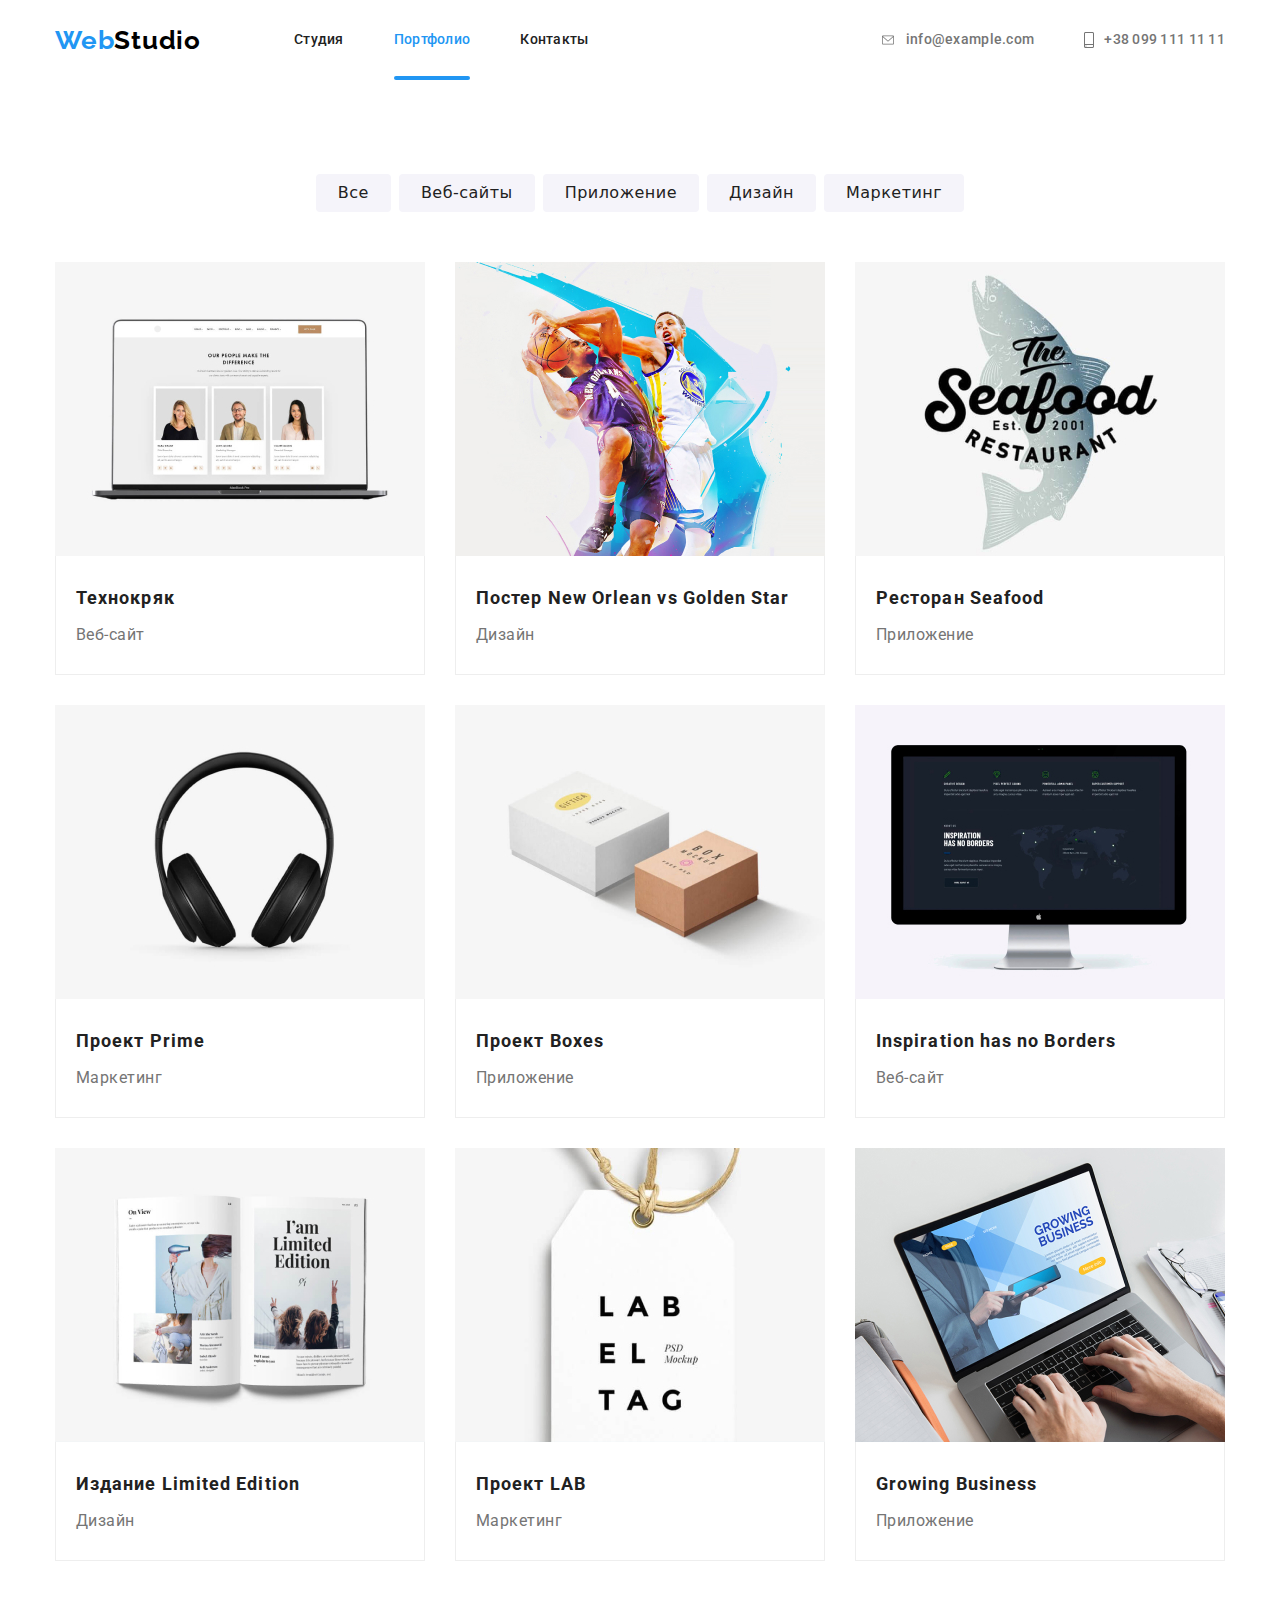
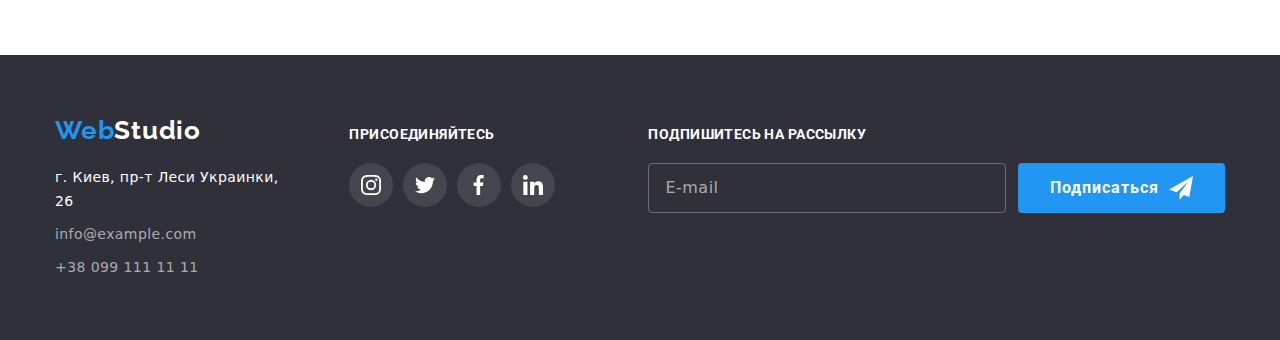
<file: portfolio.html>
<!DOCTYPE html>
<html lang="ru">
  <head>
    <meta charset="UTF-8" />
    <meta http-equiv="X-UA-Compatible" content="IE=edge" />
    <meta name="viewport" content="width=device-width, initial-scale=1.0" />
    <link rel="preconnect" href="https://fonts.googleapis.com" />
    <link rel="preconnect" href="https://fonts.gstatic.com" crossorigin />
    <link
      href="https://fonts.googleapis.com/css2?family=Roboto:wght@400;500;700;900&display=swap"
      rel="stylesheet"
    />
    <link rel="preconnect" href="https://fonts.googleapis.com" />
    <link rel="preconnect" href="https://fonts.gstatic.com" crossorigin />
    <link
      href="https://fonts.googleapis.com/css2?family=Raleway:wght@700&display=swap"
      rel="stylesheet"
    />
    <link
      rel="stylesheet"
      href="https://cdnjs.cloudflare.com/ajax/libs/modern-normalize/1.1.0/modern-normalize.min.css"
    />
    <link rel="stylesheet" href="./css/portfolio.min.css" />
    <title>Portfolio</title>
  </head>
  <body>
    <header class="header">
      <div class="container header__container">
        <nav class="nav">
          <a lang="en" href="" class="logo header__logo"
            >Web<span class="logo__accent">Studio</span></a
          >
          <ul class="nav__list">
            <li class="nav__item">
              <a href="./studio.html" class="nav__link">Студия</a>
            </li>
            <li class="nav__item">
              <a href="./portfolio.html" class="nav__link nav__link--current"
                >Портфолио</a
              >
            </li>
            <li class="nav__item">
              <a href="./contacts.html" class="nav__link">Контакты</a>
            </li>
          </ul>
        </nav>
        <ul class="contact-list">
          <li class="contact-list__item">
            <a href="mailto:info@example.com" class="contact-list__link">
              <svg class="contact-list__icon" width="16px" height="12px">
                <use href="./images/icons.svg#envelope"></use>
              </svg>
              info@example.com
            </a>
          </li>
          <li class="contact-list__item">
            <a href="tel:+380991111111" class="contact-list__link">
              <svg class="contact-list__icon" width="10" height="16">
                <use href="./images/icons.svg#icon-smartphone"></use>
              </svg>
              +38 099 111 11 11</a
            >
          </li>
        </ul>
      </div>
    </header>
    <main>
      <section class="gallery">
        <div class="container">
          <!-- <div class="container apps"> -->
          <ul class="grid">
            <li class="grid__item">
              <button type="button" class="btn btn--prtfolio">Все</button>
            </li>
            <li class="grid__item">
              <button type="button" class="btn btn--prtfolio">Веб-сайты</button>
            </li>
            <li class="grid__item">
              <button type="button" class="btn btn--prtfolio">
                Приложение
              </button>
            </li>
            <li class="grid__item">
              <button type="button" class="btn btn--prtfolio">Дизайн</button>
            </li>
            <li class="grid__item">
              <button type="button" class="btn btn--prtfolio">Маркетинг</button>
            </li>
          </ul>
          <!-- </div> -->

          <!-- <div class="container project-list"> -->
          <ul class="card-set project">
            <li class="card-set__item">
              <a href="" class="card">
                <div class="card__thumb">
                  <img
                    src="./images/img1.jpg"
                    alt="Технокряк"
                    width="370"
                    class="card__img"
                  />
                  <div class="card__wrap card-info">
                    <p class="card__text card-text">
                      Lorem ipsum dolor sit, amet consectetur adipisicing elit.
                      Vel architecto voluptatum, laboriosam veniam optio
                      perspici nesciunt consequuntur labore sed totam vitae.
                      Architecto dolores unde cumque
                    </p>
                  </div>
                </div>
                <div class="card__name project-name">
                  <h2 class="card__title project-title">Технокряк</h2>
                  <p class="card__type project-type">Веб-сайт</p>
                </div>
              </a>
            </li>
            <li class="card-set__item">
              <a href="" class="card">
                <div class="card__thumb">
                  <img
                    src="./images/img2.jpg"
                    alt="Постер New Orlean vs Golden Star"
                    width="370"
                    class="card__img"
                  />
                  <div class="card__wrap card-info">
                    <p class="card__text card-text">
                      Lorem ipsum dolor sit, amet consectetur adipisicing elit.
                      Vel architecto voluptatum, laboriosam veniam optio
                      perspici nesciunt consequuntur labore sed totam vitae.
                      Architecto dolores unde cumque
                    </p>
                  </div>
                </div>
                <div class="card__name project-name">
                  <h2 class="card__title project-title">
                    Постер New Orlean vs Golden Star
                  </h2>
                  <p class="card__type project-type">Дизайн</p>
                </div>
              </a>
            </li>
            <li class="card-set__item">
              <a href="" class="card">
                <div class="card__thumb">
                  <img
                    src="./images/img3.jpg"
                    alt="Ресторан Seafood"
                    width="370"
                    class="card__img"
                  />
                  <div class="card__wrap card-info">
                    <p class="card__text card-text">
                      Lorem ipsum dolor sit, amet consectetur adipisicing elit.
                      Vel architecto voluptatum, laboriosam veniam optio
                      perspici nesciunt consequuntur labore sed totam vitae.
                      Architecto dolores unde cumque
                    </p>
                  </div>
                </div>
                <div class="card__name project-name">
                  <h2 class="card__title project-title">Ресторан Seafood</h2>
                  <p class="card__type project-type">Приложение</p>
                </div>
              </a>
            </li>
            <li class="card-set__item">
              <a href="" class="card">
                <div class="card__thumb">
                  <img
                    src="./images/img4.jpg"
                    alt="Проект Prime"
                    width="370"
                    class="card__img"
                  />
                  <div class="card__wrap card-info">
                    <p class="card__text card-text">
                      Lorem ipsum dolor sit, amet consectetur adipisicing elit.
                      Vel architecto voluptatum, laboriosam veniam optio
                      perspici nesciunt consequuntur labore sed totam vitae.
                      Architecto dolores unde cumque
                    </p>
                  </div>
                </div>
                <div class="card__name project-name">
                  <h2 class="card__title project-title">Проект Prime</h2>
                  <p class="card__type project-type">Маркетинг</p>
                </div>
              </a>
            </li>
            <li class="card-set__item">
              <a href="" class="card">
                <div class="card__thumb">
                  <img
                    src="./images/img5.jpg"
                    alt="Проект Boxes"
                    width="370"
                    class="card__img"
                  />
                  <div class="card__wrap card-info">
                    <p class="card__text card-text">
                      Lorem ipsum dolor sit, amet consectetur adipisicing elit.
                      Vel architecto voluptatum, laboriosam veniam optio
                      perspici nesciunt consequuntur labore sed totam vitae.
                      Architecto dolores unde cumque
                    </p>
                  </div>
                </div>
                <div class="card__name project-name">
                  <h2 class="card__title project-title">Проект Boxes</h2>
                  <p class="card__type project-type">Приложение</p>
                </div>
              </a>
            </li>
            <li class="card-set__item">
              <a href="" class="card">
                <div class="card__thumb">
                  <img
                    src="./images/img6.jpg"
                    alt="Inspiration has no Borders"
                    width="370"
                    class="card__img"
                  />
                  <div class="card__wrap card-info">
                    <p class="card__text card-text">
                      Lorem ipsum dolor sit, amet consectetur adipisicing elit.
                      Vel architecto voluptatum, laboriosam veniam optio
                      perspici nesciunt consequuntur labore sed totam vitae.
                      Architecto dolores unde cumque
                    </p>
                  </div>
                </div>
                <div class="card__name project-name">
                  <h2 class="card__title project-title">
                    Inspiration has no Borders
                  </h2>
                  <p class="card__type project-type">Веб-сайт</p>
                </div>
              </a>
            </li>
            <li class="card-set__item">
              <a href="" class="card">
                <div class="card__thumb">
                  <img
                    src="./images/img7.jpg"
                    alt="Издание Limited Edition"
                    width="370"
                    class="card__img"
                  />
                  <div class="card__wrap card-info">
                    <p class="card__text card-text">
                      Lorem ipsum dolor sit, amet consectetur adipisicing elit.
                      Vel architecto voluptatum, laboriosam veniam optio
                      perspici nesciunt consequuntur labore sed totam vitae.
                      Architecto dolores unde cumque
                    </p>
                  </div>
                </div>
                <div class="card__name project-name">
                  <h2 class="card__title project-title">
                    Издание Limited Edition
                  </h2>
                  <p class="card__type project-type">Дизайн</p>
                </div>
              </a>
            </li>
            <li class="card-set__item">
              <a href="" class="card">
                <div class="card__thumb">
                  <img
                    src="./images/img8.jpg"
                    alt="Проект LAB"
                    width="370"
                    class="card__img"
                  />
                  <div class="card__wrap card-info">
                    <p class="card__text card-text">
                      Lorem ipsum dolor sit, amet consectetur adipisicing elit.
                      Vel architecto voluptatum, laboriosam veniam optio
                      perspici nesciunt consequuntur labore sed totam vitae.
                      Architecto dolores unde cumque
                    </p>
                  </div>
                </div>
                <div class="card__name project-name">
                  <h2 class="card__title project-title">Проект LAB</h2>
                  <p class="card__type project-type">Маркетинг</p>
                </div>
              </a>
            </li>
            <li class="card-set__item">
              <a href="" class="card">
                <div class="card__thumb">
                  <img
                    src="./images/img9.jpg"
                    alt="Growing Business"
                    width="370"
                    class="card__img"
                  />
                  <div class="card__wrap card-info">
                    <p class="card__text card-text">
                      Lorem ipsum dolor sit, amet consectetur adipisicing elit.
                      Vel architecto voluptatum, laboriosam veniam optio
                      perspici nesciunt consequuntur labore sed totam vitae.
                      Architecto dolores unde cumque
                    </p>
                  </div>
                </div>
                <div class="card__name project-name">
                  <h2 class="card__title project-title">Growing Business</h2>
                  <p class="card__type project-type">Приложение</p>
                </div>
              </a>
            </li>
          </ul>
        </div>
        <!-- </div> -->
      </section>
    </main>
    <footer class="footer">
      <div class="container footer__container">
        <div class="address-block">
          <a lang="en" href="" class="logo"
            >Web<span class="logo__accent--footer">Studio</span></a
          >
          <address class="address">
            <p class="address__location">г. Киев, пр-т Леси Украинки, 26</p>
            <ul class="address__list">
              <li class="address__item">
                <a href="mailto:info@example.com" class="address__link">
                  info@example.com</a
                >
              </li>
              <li class="address__item item">
                <a href="tel:+380991111111" class="address__link"
                  >+38 099 111 11 11</a
                >
              </li>
            </ul>
          </address>
        </div>
        <div class="join-block">
          <h2 class="join-block__title">Присоединяйтесь</h2>
          <ul class="social-net">
            <li class="social-net__item">
              <a href="" class="social-net__link social-net__link--background">
                <svg
                  class="social-net__icon social-net__icon--fill"
                  width="20"
                  height="20"
                >
                  <use href="./images/icons.svg#instagram"></use>
                </svg>
              </a>
            </li>
            <li class="social-net__item">
              <a href="" class="social-net__link social-net__link--background">
                <svg
                  class="social-net__icon social-net__icon--fill"
                  width="20px"
                  height="20px"
                >
                  <use href="./images/icons.svg#twitter"></use>
                </svg>
              </a>
            </li>
            <li class="social-net__item">
              <a href="" class="social-net__link social-net__link--background">
                <svg
                  class="social-net__icon social-net__icon--fill"
                  width="20px"
                  height="20px"
                >
                  <use href="./images/icons.svg#facebook"></use>
                </svg>
              </a>
            </li>
            <li class="social-net__item snet-item">
              <a href="" class="social-net__link social-net__link--background">
                <svg
                  class="social-net__icon social-net__icon--fill"
                  width="20px"
                  height="20px"
                >
                  <use href="./images/icons.svg#linkedin"></use>
                </svg>
              </a>
            </li>
          </ul>
        </div>
        <div class="submit-block">
          <h2 class="join-block__title">Подпишитесь на рассылку</h2>
          <form action="#" class="submit-block__form submit-part">
            <label>
              <input
                type="email"
                name="email"
                placeholder="E-mail"
                class="submit-block__input"
              />
            </label>

            <button type="submit" class="btn btn--submit button-submit">
              Подписаться
              <svg class="btn__icon submit-svg" width="24" height="24">
                <use href="./images/icons.svg#icon-send"></use>
              </svg>
            </button>
          </form>
        </div>
      </div>
    </footer>
  </body>
</html>
</file>
<file: css/portfolio.min.css>
.nav__list,.contact-list,.card-set,.grid,.social-net,.address__list{list-style-type:none;margin:0;padding:0}.logo,.nav__link,.contact-list__link,.card,.social-net__link,.address__link{text-decoration:none;padding:0;margin:0}.container{width:1200px;margin:0 auto;padding-left:15px;padding-right:15px}.header__container{display:-webkit-box;display:-ms-flexbox;display:flex}.logo{font-family:"Raleway";font-style:normal;font-weight:700;font-size:26px;line-height:1.19;letter-spacing:0.03em;color:#2196f3}.logo__accent{color:#000}.header__logo{margin-right:93px}.logo__accent--footer{color:#fff}.nav,.nav__list{display:-webkit-box;display:-ms-flexbox;display:flex;-webkit-box-align:center;-ms-flex-align:center;align-items:center;margin:0}.nav__item{position:relative}.nav__item:not(:last-child){margin-right:50px}.nav__link{font-family:Roboto;font-weight:500;font-size:14px;line-height:1.14;letter-spacing:0.02em;display:block;padding-top:32px;padding-bottom:32px;color:#212121;-webkit-transition:color 250ms cubic-bezier(0.4, 0, 0.2, 1);transition:color 250ms cubic-bezier(0.4, 0, 0.2, 1)}.nav__link--current{color:#2196f3}.nav__link--current::after{position:absolute;display:inline-block;content:"";height:4px;width:100%;background-color:#2196f3;border-radius:2px;bottom:0;left:0}.nav__item:hover .nav__link,.nav__item:focus .nav__link{color:#2196f3}.contact-list{display:-webkit-box;display:-ms-flexbox;display:flex;-webkit-box-align:center;-ms-flex-align:center;align-items:center;margin-top:0;margin-bottom:0;margin-left:auto}.contact-list__item:not(:last-child){margin-right:50px}.contact-list__link{font-family:Roboto;font-weight:500;font-size:14px;line-height:1.14;letter-spacing:0.02em;display:-webkit-box;display:-ms-flexbox;display:flex;-webkit-box-align:center;-ms-flex-align:center;align-items:center;padding-top:32px;padding-bottom:32px;color:#757575;-webkit-transition:color 250ms cubic-bezier(0.4, 0, 0.2, 1);transition:color 250ms cubic-bezier(0.4, 0, 0.2, 1)}.contact-list__item:hover .contact-list__link,.contact-list__item:focus .contact-list__link{color:#2196f3}.contact-list__icon{display:block;fill:#757575;margin-right:10px;-webkit-transition:fill 250ms cubic-bezier(0.4, 0, 0.2, 1);transition:fill 250ms cubic-bezier(0.4, 0, 0.2, 1)}.contact-list__item:focus .contact-list__icon,.contact-list__item:hover .contact-list__icon{fill:#2196f3}.card-set{display:-webkit-box;display:-ms-flexbox;display:flex;-ms-flex-wrap:wrap;flex-wrap:wrap;margin-left:-30px;margin-top:-30px}.card-set__item{-ms-flex-preferred-size:calc(100% / 3 - 30px);flex-basis:calc(100% / 3 - 30px);margin-left:30px;margin-top:30px}.gallery{padding-top:94px;padding-bottom:94px}.grid{display:-webkit-box;display:-ms-flexbox;display:flex;margin-bottom:50px;-webkit-box-pack:center;-ms-flex-pack:center;justify-content:center}.grid__item:not(:last-child){margin-right:8px}.btn{display:inline-block;font-family:Roboto;font-weight:700;font-size:16px;line-height:1.88;letter-spacing:0.06em;color:#fff;background-color:#2196f3;padding:10px 32px;min-width:200px;border:none;border-radius:4px;cursor:pointer;-webkit-transition:-webkit-box-shadow 250ms cubic-bezier(0.4, 0, 0.2, 1);transition:-webkit-box-shadow 250ms cubic-bezier(0.4, 0, 0.2, 1);transition:box-shadow 250ms cubic-bezier(0.4, 0, 0.2, 1);transition:box-shadow 250ms cubic-bezier(0.4, 0, 0.2, 1), -webkit-box-shadow 250ms cubic-bezier(0.4, 0, 0.2, 1)}.btn:hover,.btn:focus{-webkit-box-shadow:0px 4px 4px rgba(0,0,0,0.15);box-shadow:0px 4px 4px rgba(0,0,0,0.15)}.btn--submit{display:-webkit-box;display:-ms-flexbox;display:flex;-webkit-box-align:center;-ms-flex-align:center;align-items:center;-webkit-box-pack:center;-ms-flex-pack:center;justify-content:center;margin-left:12px;-webkit-box-shadow:transparent;box-shadow:transparent;-webkit-transition:-webkit-box-shadow 250ms cubic-bezier(0.4, 0, 0.2, 1);transition:-webkit-box-shadow 250ms cubic-bezier(0.4, 0, 0.2, 1);transition:box-shadow 250ms cubic-bezier(0.4, 0, 0.2, 1);transition:box-shadow 250ms cubic-bezier(0.4, 0, 0.2, 1), -webkit-box-shadow 250ms cubic-bezier(0.4, 0, 0.2, 1)}.btn--submit:hover,.btn--submit:focus{-webkit-box-shadow:0px 4px 4px rgba(0,0,0,0.15);box-shadow:0px 4px 4px rgba(0,0,0,0.15)}.btn__icon{margin-left:10px;fill:#fff}.btn-modal{display:-webkit-box;display:-ms-flexbox;display:flex;-webkit-box-align:center;-ms-flex-align:center;align-items:center;-webkit-box-pack:center;-ms-flex-pack:center;justify-content:center;position:absolute;right:8px;top:8px;padding:0;background-color:#fff;height:30px;width:30px;border-radius:50%;border:1px solid rgba(0,0,0,0.1)}.btn-modal__icon{-webkit-transition:fill 250ms cubic-bezier(0.4, 0, 0.2, 1);transition:fill 250ms cubic-bezier(0.4, 0, 0.2, 1)}.btn-modal:hover .btn-modal__icon,.btn-modal:focus .btn-modal__icon{fill:#2196f3}.btn--prtfolio{display:block;font-family:inherit;font-weight:500;font-size:16px;line-height:1.62;text-align:center;letter-spacing:0.03em;color:#212121;background-color:#f5f4fa;min-width:auto;cursor:pointer;border:none;padding:6px 22px;border-radius:4px;-webkit-transition:background-color 250ms cubic-bezier(0.4, 0, 0.2, 1),color 250ms cubic-bezier(0.4, 0, 0.2, 1),-webkit-box-shadow 250ms cubic-bezier(0.4, 0, 0.2, 1);transition:background-color 250ms cubic-bezier(0.4, 0, 0.2, 1),color 250ms cubic-bezier(0.4, 0, 0.2, 1),-webkit-box-shadow 250ms cubic-bezier(0.4, 0, 0.2, 1);transition:background-color 250ms cubic-bezier(0.4, 0, 0.2, 1),color 250ms cubic-bezier(0.4, 0, 0.2, 1),box-shadow 250ms cubic-bezier(0.4, 0, 0.2, 1);transition:background-color 250ms cubic-bezier(0.4, 0, 0.2, 1),color 250ms cubic-bezier(0.4, 0, 0.2, 1),box-shadow 250ms cubic-bezier(0.4, 0, 0.2, 1),-webkit-box-shadow 250ms cubic-bezier(0.4, 0, 0.2, 1)}.btn--prtfolio:hover,.btn--prtfolio:focus{color:#fff;background-color:#2196f3;-webkit-box-shadow:0px 4px 4px 0px rgba(0,0,0,0.25);box-shadow:0px 4px 4px 0px rgba(0,0,0,0.25)}.card-set{display:-webkit-box;display:-ms-flexbox;display:flex;-ms-flex-wrap:wrap;flex-wrap:wrap;margin-left:-30px;margin-top:-30px}.card-set__item{-ms-flex-preferred-size:calc(100% / 3 - 30px);flex-basis:calc(100% / 3 - 30px);margin-left:30px;margin-top:30px}.card{display:inline-block;-webkit-transition:-webkit-box-shadow 250ms cubic-bezier(0.4, 0, 0.2, 1);transition:-webkit-box-shadow 250ms cubic-bezier(0.4, 0, 0.2, 1);transition:box-shadow 250ms cubic-bezier(0.4, 0, 0.2, 1);transition:box-shadow 250ms cubic-bezier(0.4, 0, 0.2, 1), -webkit-box-shadow 250ms cubic-bezier(0.4, 0, 0.2, 1)}.card:hover,.card:focus{-webkit-box-shadow:0px 1px 1px rgba(0,0,0,0.12),0px 4px 4px rgba(0,0,0,0.06),1px 4px 6px rgba(0,0,0,0.16);box-shadow:0px 1px 1px rgba(0,0,0,0.12),0px 4px 4px rgba(0,0,0,0.06),1px 4px 6px rgba(0,0,0,0.16)}.card__img{display:block;max-width:100%;height:auto}.card__thumb{position:relative;overflow:hidden}.card__wrap{position:absolute;display:-webkit-box;display:-ms-flexbox;display:flex;background-color:rgba(33,150,243,0.9);padding:63px 24px;height:100%;top:0;left:0;opacity:1;-webkit-transform:translateY(100%);transform:translateY(100%);-webkit-transition:-webkit-transform 250ms cubic-bezier(0.4, 0, 0.2, 1);transition:-webkit-transform 250ms cubic-bezier(0.4, 0, 0.2, 1);transition:transform 250ms cubic-bezier(0.4, 0, 0.2, 1);transition:transform 250ms cubic-bezier(0.4, 0, 0.2, 1), -webkit-transform 250ms cubic-bezier(0.4, 0, 0.2, 1)}.card:hover .card__wrap,.card:focus .card__wrap{opacity:1;-webkit-transform:translateY(0);transform:translateY(0)}.card__text{font-family:Roboto;font-size:18px;line-height:1.56;letter-spacing:0.03em;color:#fff;margin:0}.card__name{padding:24px 20px;border-right:1px solid #eee;border-left:1px solid #eee;border-bottom:1px solid #eee}.card__title{font-family:Roboto;font-weight:700;font-size:18px;line-height:2;letter-spacing:0.06em;margin:0;margin-bottom:4px;color:#212121}.card__type{font-family:Roboto;font-weight:400;font-size:16px;line-height:1.88;letter-spacing:0.03em;color:#757575;margin:0}.social-net{display:-webkit-box;display:-ms-flexbox;display:flex;-webkit-box-pack:center;-ms-flex-pack:center;justify-content:center;-webkit-box-align:center;-ms-flex-align:center;align-items:center}.social-net__item:not(:last-child){margin-right:10px}.social-net__link{display:-webkit-box;display:-ms-flexbox;display:flex;-webkit-box-pack:center;-ms-flex-pack:center;justify-content:center;-webkit-box-align:center;-ms-flex-align:center;align-items:center;text-decoration:none;height:44px;width:44px;background-color:none;border-radius:50%;-webkit-transition:background-color 250ms cubic-bezier(0.4, 0, 0.2, 1);transition:background-color 250ms cubic-bezier(0.4, 0, 0.2, 1)}.social-net__link:hover,.social-net__link:focus{background-color:#2196f3}.social-net__link--background{background-color:rgba(255,255,255,0.1)}.social-net__icon{fill:#afb1b8;-webkit-transition:fill 250ms cubic-bezier(0.4, 0, 0.2, 1);transition:fill 250ms cubic-bezier(0.4, 0, 0.2, 1)}.social-net__link:focus .social-net__icon,.social-net__link:hover .social-net__icon{fill:#fff}.social-net__icon--fill{fill:#fff}.footer{max-width:1600px;margin:0 auto;padding-top:60px;padding-bottom:60px;background-color:#2f303a}.footer__container{display:-webkit-box;display:-ms-flexbox;display:flex}.address-block{-webkit-box-align:baseline;-ms-flex-align:baseline;align-items:baseline;font-size:14px;letter-spacing:0.03em}.address{font-style:normal;font-size:14px;line-height:1.71;letter-spacing:0.03em;-webkit-box-pack:start;-ms-flex-pack:start;justify-content:flex-start;margin-top:20px}.address__location{color:#fff;margin:0;margin-bottom:9px}.address__item:not(:last-child){margin-bottom:9px}.address__link{color:rgba(255,255,255,0.6)}.join-block{margin-left:70px}.join-block__title{font-family:Roboto;font-weight:700;font-size:14px;line-height:1.14;text-transform:uppercase;letter-spacing:0.03em;padding:0;margin-bottom:20px;color:#fff}.submit-block{margin-left:93px}.submit-block__form{display:-webkit-box;display:-ms-flexbox;display:flex}.submit-block__input{padding:0;margin:0;-webkit-appearance:none;-moz-appearance:none;appearance:none;height:50px;width:358px;background-color:transparent;border:1px solid rgba(255,255,255,0.3);border-radius:4px;padding-left:16px;-webkit-transition:border-color 250ms cubic-bezier(0.4, 0, 0.2, 1),-webkit-box-shadow 2500ms cubic-bezier(0.4, 0, 0.2, 1);transition:border-color 250ms cubic-bezier(0.4, 0, 0.2, 1),-webkit-box-shadow 2500ms cubic-bezier(0.4, 0, 0.2, 1);transition:border-color 250ms cubic-bezier(0.4, 0, 0.2, 1),box-shadow 2500ms cubic-bezier(0.4, 0, 0.2, 1);transition:border-color 250ms cubic-bezier(0.4, 0, 0.2, 1),box-shadow 2500ms cubic-bezier(0.4, 0, 0.2, 1),-webkit-box-shadow 2500ms cubic-bezier(0.4, 0, 0.2, 1)}.submit-block__input:hover,.submit-block__input:focus{outline:transparent;-webkit-box-shadow:0px 4px 4px rgba(0,0,0,0.15);box-shadow:0px 4px 4px rgba(0,0,0,0.15);border-color:#2196f3}.submit-block__input::-webkit-input-placeholder{font-size:16px;line-height:1.25;letter-spacing:0.03em;color:rgba(255,255,255,0.6)}.submit-block__input:-ms-input-placeholder{font-size:16px;line-height:1.25;letter-spacing:0.03em;color:rgba(255,255,255,0.6)}.submit-block__input::-ms-input-placeholder{font-size:16px;line-height:1.25;letter-spacing:0.03em;color:rgba(255,255,255,0.6)}.submit-block__input::placeholder{font-size:16px;line-height:1.25;letter-spacing:0.03em;color:rgba(255,255,255,0.6)}
/*# sourceMappingURL=portfolio.min.css.map */
</file>
